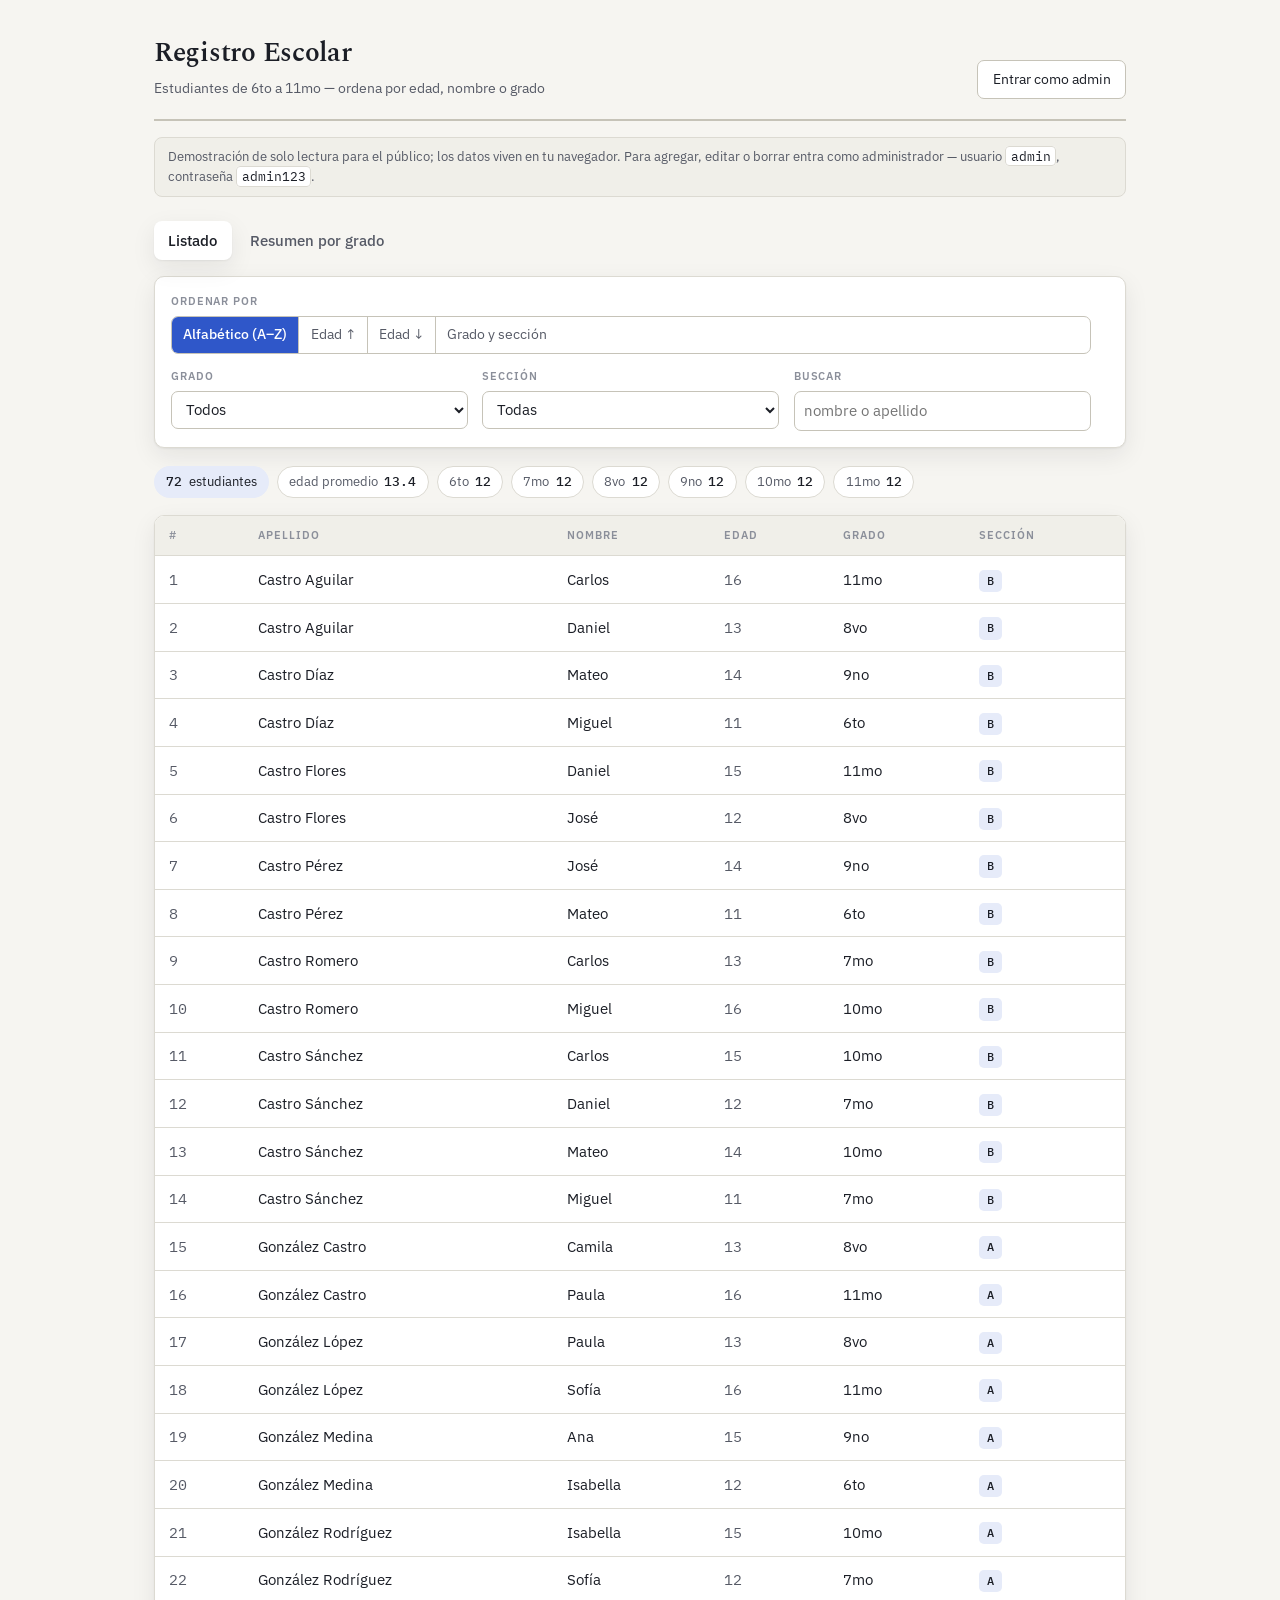
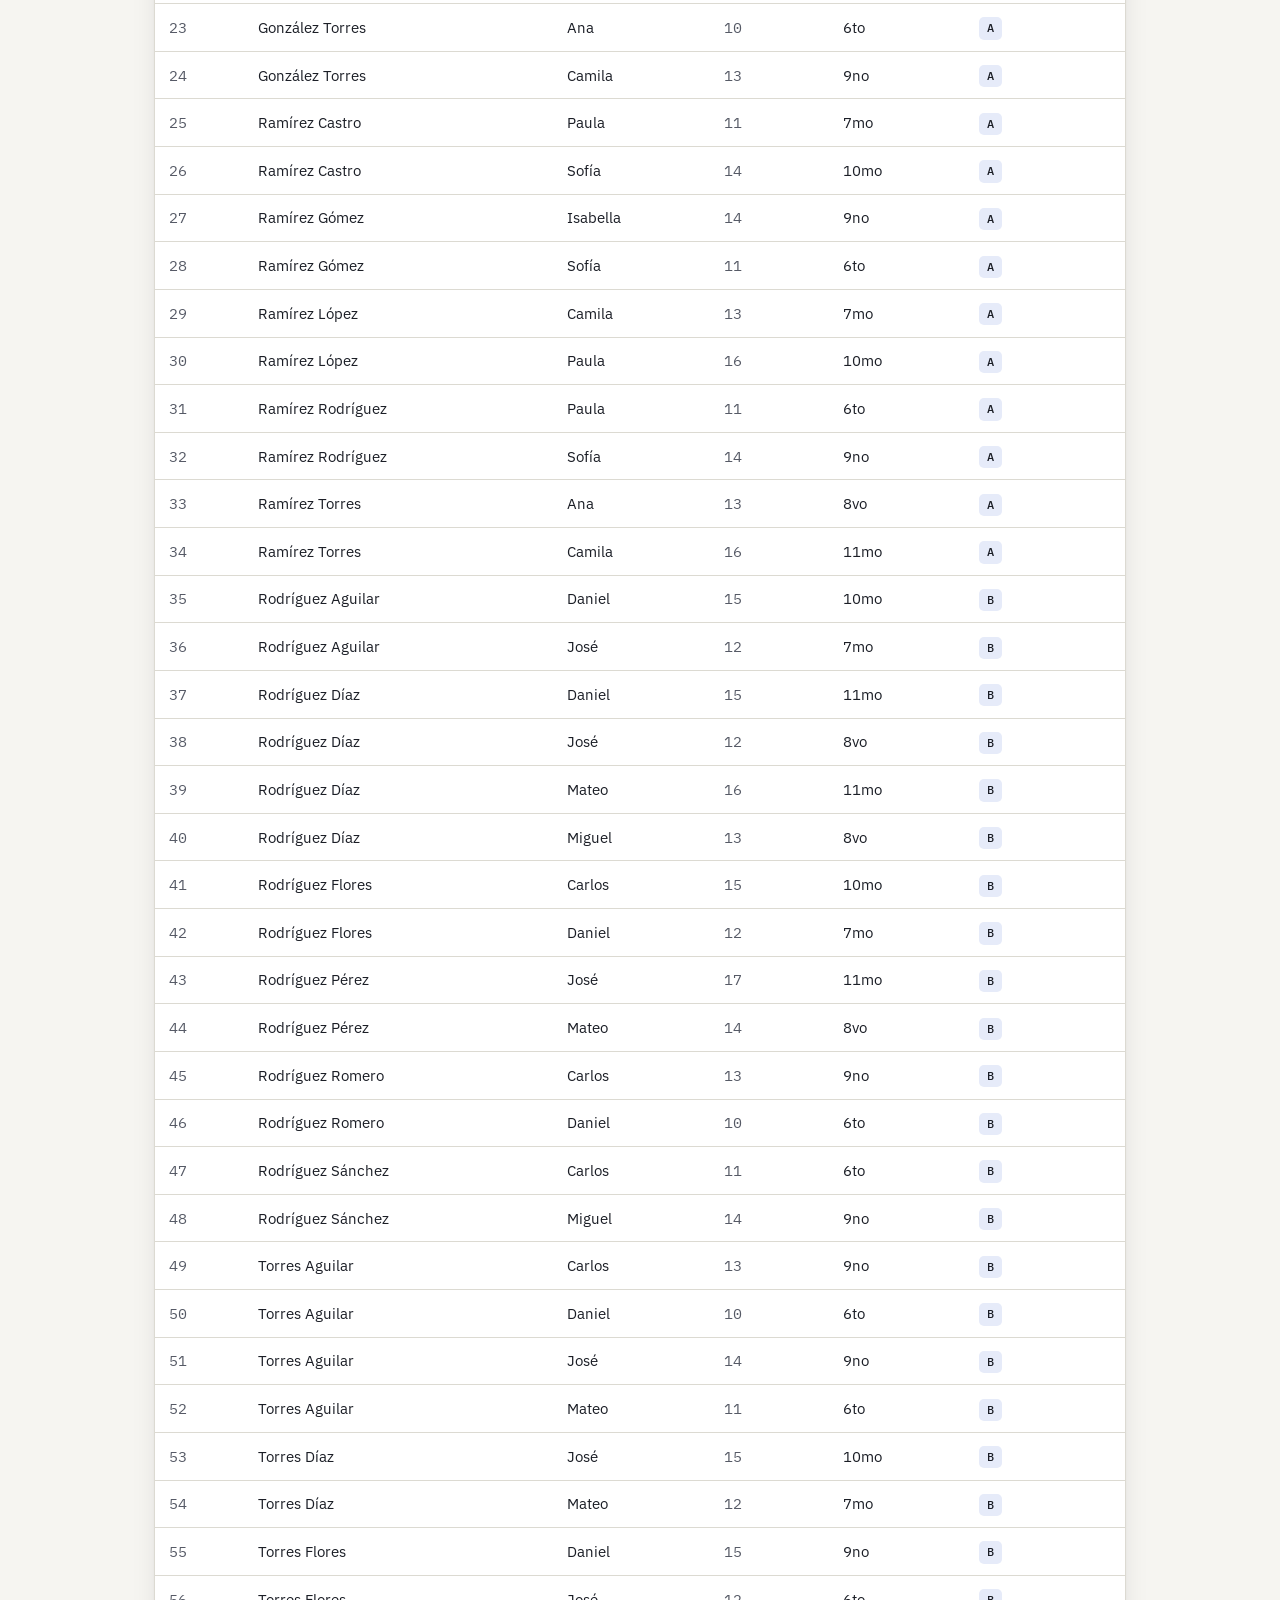
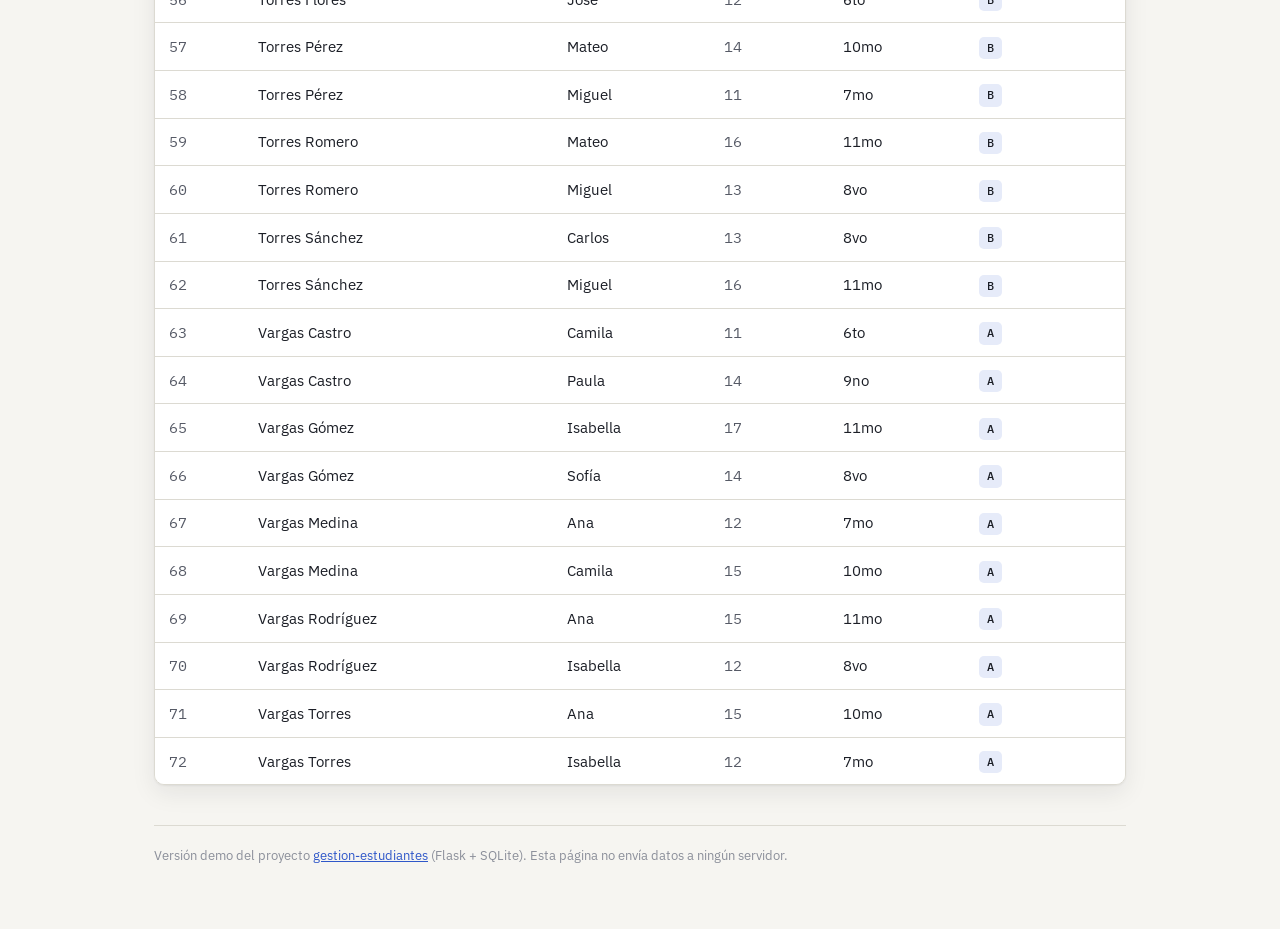
<file: docs/index.html>
<!doctype html>
<html lang="es">
<head>
<meta charset="utf-8">
<meta name="viewport" content="width=device-width, initial-scale=1">
<title>Registro Escolar</title>
<link rel="preconnect" href="https://fonts.googleapis.com">
<link rel="preconnect" href="https://fonts.gstatic.com" crossorigin>
<link rel="stylesheet" href="https://fonts.googleapis.com/css2?family=Spectral:ital,wght@0,400;0,500;0,600;1,400&family=IBM+Plex+Sans:wght@400;500;600&family=IBM+Plex+Mono:wght@400;500&display=swap">

<style>
  :root {
    /* Light — warm paper ground, ink text, institutional blue accent */
    --paper:        #f6f5f1;
    --surface:      #ffffff;
    --surface-2:    #f0efe9;
    --ink:          #1b1e26;
    --ink-soft:     #565a66;
    --ink-faint:    #8b8f9a;
    --line:         #dcdad2;
    --line-strong:  #c6c3b8;
    --accent:       #2f57c9;
    --accent-ink:   #ffffff;
    --accent-soft:  #e6ebf9;
    --good:         #1f7a5c;
    --good-soft:    #e0f0e9;
    --danger:       #b23c3c;
    --danger-soft:  #f6e3e1;
    --shadow:       0 1px 2px rgba(27,30,38,.06), 0 8px 24px rgba(27,30,38,.08);
    --radius:       10px;
  }

  :root:not([data-theme="light"]) {
    @media (prefers-color-scheme: dark) {
      --paper:       #14161c;
      --surface:     #1c1f27;
      --surface-2:   #22262f;
      --ink:         #e9e8e2;
      --ink-soft:    #a6a9b2;
      --ink-faint:   #71757f;
      --line:        #2e323c;
      --line-strong: #3d424e;
      --accent:      #7d9bff;
      --accent-ink:  #10131a;
      --accent-soft: #23293c;
      --good:        #5cc6a0;
      --good-soft:   #1a2b26;
      --danger:      #e0847e;
      --danger-soft: #33211f;
      --shadow:      0 1px 2px rgba(0,0,0,.3), 0 8px 24px rgba(0,0,0,.35);
    }
  }

  :root[data-theme="dark"] {
    --paper:       #14161c;
    --surface:     #1c1f27;
    --surface-2:   #22262f;
    --ink:         #e9e8e2;
    --ink-soft:    #a6a9b2;
    --ink-faint:   #71757f;
    --line:        #2e323c;
    --line-strong: #3d424e;
    --accent:      #7d9bff;
    --accent-ink:  #10131a;
    --accent-soft: #23293c;
    --good:        #5cc6a0;
    --good-soft:   #1a2b26;
    --danger:      #e0847e;
    --danger-soft: #33211f;
    --shadow:      0 1px 2px rgba(0,0,0,.3), 0 8px 24px rgba(0,0,0,.35);
  }

  * { box-sizing: border-box; }

  body {
    margin: 0;
    background: var(--paper);
    color: var(--ink);
    font-family: "IBM Plex Sans", -apple-system, BlinkMacSystemFont, "Segoe UI", sans-serif;
    font-size: 15px;
    line-height: 1.55;
    -webkit-font-smoothing: antialiased;
  }

  .wrap { max-width: 1020px; margin: 0 auto; padding: 2rem 1.5rem 4rem; }

  @media (prefers-reduced-motion: reduce) {
    * { animation-duration: .01ms !important; transition-duration: .01ms !important; }
  }

  /* ---------- Header ---------- */
  header {
    display: flex;
    flex-wrap: wrap;
    align-items: flex-end;
    justify-content: space-between;
    gap: 1rem;
    padding-bottom: 1.25rem;
    border-bottom: 2px solid var(--line-strong);
  }
  .brand h1 {
    font-family: "Spectral", Georgia, serif;
    font-weight: 600;
    font-size: 1.7rem;
    letter-spacing: -0.01em;
    margin: 0;
    text-wrap: balance;
  }
  .brand p {
    margin: .15rem 0 0;
    color: var(--ink-soft);
    font-size: .9rem;
  }
  .session { display: flex; align-items: center; gap: .6rem; font-size: .85rem; }
  .session .who { color: var(--ink-soft); }
  .session .who strong { color: var(--ink); }

  /* ---------- Demo banner ---------- */
  .demo-note {
    margin-top: 1rem;
    padding: .55rem .8rem;
    background: var(--surface-2);
    border: 1px solid var(--line);
    border-radius: 8px;
    font-size: .82rem;
    color: var(--ink-soft);
  }
  .demo-note code {
    font-family: "IBM Plex Mono", monospace;
    background: var(--surface);
    border: 1px solid var(--line);
    border-radius: 4px;
    padding: .05rem .3rem;
    color: var(--ink);
  }

  /* ---------- Tabs ---------- */
  .tabs { display: flex; gap: .25rem; margin: 1.5rem 0 1rem; }
  .tab {
    appearance: none;
    border: none;
    background: none;
    font: inherit;
    font-weight: 500;
    color: var(--ink-soft);
    padding: .5rem .9rem;
    border-radius: 8px;
    cursor: pointer;
  }
  .tab[aria-selected="true"] { background: var(--surface); color: var(--ink); box-shadow: var(--shadow); }
  .tab:hover:not([aria-selected="true"]) { color: var(--ink); }

  /* ---------- Controls ---------- */
  .controls {
    display: grid;
    grid-template-columns: 1fr auto;
    gap: .9rem;
    align-items: end;
    background: var(--surface);
    border: 1px solid var(--line);
    border-radius: var(--radius);
    padding: 1rem;
    box-shadow: var(--shadow);
  }
  .field { display: flex; flex-direction: column; gap: .3rem; }
  .field label {
    font-size: .7rem;
    text-transform: uppercase;
    letter-spacing: .08em;
    color: var(--ink-faint);
    font-weight: 600;
  }
  .filters { display: flex; flex-wrap: wrap; gap: .9rem; }
  .filters .field { flex: 1 1 130px; }

  select, input[type="search"], input[type="text"], input[type="number"], input[type="password"] {
    font: inherit;
    color: var(--ink);
    background: var(--surface);
    border: 1px solid var(--line-strong);
    border-radius: 7px;
    padding: .48rem .6rem;
    width: 100%;
  }
  select:focus-visible, input:focus-visible, button:focus-visible, .tab:focus-visible, .seg button:focus-visible {
    outline: 2px solid var(--accent);
    outline-offset: 2px;
  }

  .seg {
    display: inline-flex;
    border: 1px solid var(--line-strong);
    border-radius: 7px;
    overflow: hidden;
  }
  .seg button {
    appearance: none;
    border: none;
    border-left: 1px solid var(--line-strong);
    background: var(--surface);
    color: var(--ink-soft);
    font: inherit;
    font-size: .85rem;
    padding: .48rem .7rem;
    cursor: pointer;
    white-space: nowrap;
  }
  .seg button:first-child { border-left: none; }
  .seg button[aria-pressed="true"] { background: var(--accent); color: var(--accent-ink); font-weight: 500; }

  button.primary {
    appearance: none;
    font: inherit;
    font-weight: 500;
    background: var(--accent);
    color: var(--accent-ink);
    border: 1px solid var(--accent);
    border-radius: 7px;
    padding: .5rem .9rem;
    cursor: pointer;
    white-space: nowrap;
  }
  button.primary:hover { filter: brightness(1.06); }
  button.ghost {
    appearance: none;
    font: inherit;
    background: var(--surface);
    color: var(--ink);
    border: 1px solid var(--line-strong);
    border-radius: 7px;
    padding: .5rem .9rem;
    cursor: pointer;
  }
  button.ghost:hover { background: var(--surface-2); }
  button.linkish {
    appearance: none; border: none; background: none; font: inherit;
    color: var(--accent); cursor: pointer; padding: 0;
  }
  button.linkish.danger { color: var(--danger); }
  button.linkish:hover { text-decoration: underline; }

  /* ---------- Summary chips ---------- */
  .chips { display: flex; flex-wrap: wrap; gap: .5rem; margin: 1.1rem 0; }
  .chip {
    display: inline-flex; align-items: baseline; gap: .4rem;
    background: var(--surface);
    border: 1px solid var(--line);
    border-radius: 999px;
    padding: .3rem .7rem;
    font-size: .82rem;
    color: var(--ink-soft);
  }
  .chip b {
    font-family: "IBM Plex Mono", monospace;
    color: var(--ink);
    font-weight: 500;
    font-variant-numeric: tabular-nums;
  }
  .chip.lead { background: var(--accent-soft); border-color: transparent; color: var(--ink); }

  /* ---------- Table ---------- */
  .table-scroll { overflow-x: auto; border: 1px solid var(--line); border-radius: var(--radius); box-shadow: var(--shadow); }
  table { width: 100%; border-collapse: collapse; background: var(--surface); }
  th, td { text-align: left; padding: .7rem .9rem; border-bottom: 1px solid var(--line); white-space: nowrap; }
  thead th {
    background: var(--surface-2);
    font-size: .68rem;
    text-transform: uppercase;
    letter-spacing: .09em;
    color: var(--ink-faint);
    font-weight: 600;
    position: sticky; top: 0;
  }
  tbody tr:last-child td { border-bottom: none; }
  tbody tr:hover { background: var(--surface-2); }
  td.num { font-family: "IBM Plex Mono", monospace; font-variant-numeric: tabular-nums; color: var(--ink-soft); }
  .badge {
    display: inline-block;
    font-size: .74rem;
    font-weight: 500;
    padding: .12rem .5rem;
    border-radius: 5px;
    background: var(--accent-soft);
    color: var(--ink);
    font-family: "IBM Plex Mono", monospace;
  }
  td.acciones { display: flex; gap: .8rem; }
  .empty { padding: 2.5rem 1rem; text-align: center; color: var(--ink-faint); }

  /* ---------- Resumen view ---------- */
  .resumen-grid { display: grid; gap: .8rem; }
  .res-row {
    display: grid;
    grid-template-columns: 5.5rem 3rem 1fr 4.5rem;
    align-items: center;
    gap: .8rem;
    background: var(--surface);
    border: 1px solid var(--line);
    border-radius: 8px;
    padding: .7rem .9rem;
    box-shadow: var(--shadow);
  }
  .res-row .g { font-family: "Spectral", serif; font-weight: 600; }
  .res-row .s { font-family: "IBM Plex Mono", monospace; color: var(--ink-soft); font-size: .85rem; }
  .bar-track { background: var(--surface-2); border-radius: 5px; height: 22px; position: relative; overflow: hidden; }
  .bar-fill { background: var(--accent); height: 100%; border-radius: 5px; min-width: 2px; }
  .bar-label {
    position: absolute; right: .5rem; top: 50%; transform: translateY(-50%);
    font-family: "IBM Plex Mono", monospace; font-size: .74rem; color: var(--ink);
  }
  .res-row .avg { font-family: "IBM Plex Mono", monospace; font-variant-numeric: tabular-nums; text-align: right; color: var(--ink-soft); font-size: .88rem; }
  .res-row .avg b { color: var(--ink); font-weight: 500; }

  /* ---------- Modal ---------- */
  .backdrop {
    position: fixed; inset: 0; background: rgba(10,12,16,.5);
    display: flex; align-items: center; justify-content: center; padding: 1rem; z-index: 50;
  }
  .backdrop[hidden] { display: none; }
  .modal {
    background: var(--surface);
    border: 1px solid var(--line-strong);
    border-radius: 14px;
    box-shadow: 0 24px 60px rgba(0,0,0,.28);
    width: 100%; max-width: 420px;
    padding: 1.5rem;
  }
  .modal h2 {
    font-family: "Spectral", serif; font-weight: 600; font-size: 1.25rem;
    margin: 0 0 1rem; text-wrap: balance;
  }
  .modal .grid2 { display: grid; grid-template-columns: 1fr 1fr; gap: .8rem; }
  .modal .field { margin-bottom: .8rem; }
  .modal .actions { display: flex; justify-content: flex-end; gap: .6rem; margin-top: 1.2rem; }
  .form-error {
    background: var(--danger-soft); color: var(--danger);
    border-radius: 7px; padding: .5rem .7rem; font-size: .85rem; margin-bottom: .9rem;
  }
  .form-error[hidden] { display: none; }
  .hint { font-size: .78rem; color: var(--ink-faint); margin: .2rem 0 0; }

  footer {
    margin-top: 2.5rem; padding-top: 1.2rem; border-top: 1px solid var(--line);
    font-size: .8rem; color: var(--ink-faint);
  }
  footer a { color: var(--accent); }

  @media (max-width: 620px) {
    .controls { grid-template-columns: 1fr; }
    .res-row { grid-template-columns: 4.5rem 1fr; grid-template-areas: "g bar" "s avg"; }
    .res-row .bar-wrap { grid-area: bar; } .res-row .avg { grid-area: avg; text-align: left; }
  }
</style>
</head>
<body>
<div class="wrap">
  <header>
    <div class="brand">
      <h1>Registro Escolar</h1>
      <p>Estudiantes de 6to a 11mo &mdash; ordena por edad, nombre o grado</p>
    </div>
    <div class="session" id="session"></div>
  </header>

  <div class="demo-note">
    Demostración de solo lectura para el público; los datos viven en tu navegador.
    Para agregar, editar o borrar entra como administrador &mdash;
    usuario <code>admin</code>, contraseña <code>admin123</code>.
  </div>

  <div class="tabs" role="tablist">
    <button class="tab" role="tab" id="tab-listado" aria-selected="true">Listado</button>
    <button class="tab" role="tab" id="tab-resumen" aria-selected="false">Resumen por grado</button>
  </div>

  <!-- ================= LISTADO ================= -->
  <section id="vista-listado">
    <div class="controls">
      <div class="filters">
        <div class="field" style="flex-basis:100%">
          <label>Ordenar por</label>
          <div class="seg" id="seg-orden" role="group" aria-label="Orden">
            <button data-orden="alfabetico" aria-pressed="true">Alfabético (A&ndash;Z)</button>
            <button data-orden="edad" aria-pressed="false">Edad &uarr;</button>
            <button data-orden="edad_desc" aria-pressed="false">Edad &darr;</button>
            <button data-orden="grado" aria-pressed="false">Grado y sección</button>
          </div>
        </div>
        <div class="field">
          <label for="f-grado">Grado</label>
          <select id="f-grado"><option value="">Todos</option></select>
        </div>
        <div class="field">
          <label for="f-seccion">Sección</label>
          <select id="f-seccion"><option value="">Todas</option></select>
        </div>
        <div class="field">
          <label for="f-buscar">Buscar</label>
          <input type="search" id="f-buscar" placeholder="nombre o apellido">
        </div>
      </div>
      <div class="field">
        <label>&nbsp;</label>
        <button class="primary" id="btn-nuevo" hidden>+ Nuevo estudiante</button>
      </div>
    </div>

    <div class="chips" id="chips"></div>

    <div class="table-scroll">
      <table>
        <thead>
          <tr>
            <th>#</th><th>Apellido</th><th>Nombre</th><th>Edad</th>
            <th>Grado</th><th>Sección</th><th id="col-acc" hidden>Acciones</th>
          </tr>
        </thead>
        <tbody id="tbody"></tbody>
      </table>
      <div class="empty" id="empty" hidden>Ningún estudiante coincide con el filtro.</div>
    </div>
  </section>

  <!-- ================= RESUMEN ================= -->
  <section id="vista-resumen" hidden>
    <div class="chips" id="chips-res"></div>
    <div class="resumen-grid" id="resumen-grid"></div>
  </section>

  <footer>
    Versión demo del proyecto
    <a href="https://github.com/modarox28/gestion-estudiantes" target="_blank" rel="noopener">gestion-estudiantes</a>
    (Flask + SQLite). Esta página no envía datos a ningún servidor.
  </footer>
</div>

<!-- Modal estudiante -->
<div class="backdrop" id="bd-est" hidden>
  <form class="modal" id="form-est">
    <h2 id="form-est-titulo">Nuevo estudiante</h2>
    <div class="form-error" id="form-est-error" hidden></div>
    <div class="grid2">
      <div class="field"><label for="i-nombre">Nombre</label><input type="text" id="i-nombre" required></div>
      <div class="field"><label for="i-apellido">Apellido</label><input type="text" id="i-apellido" required></div>
    </div>
    <div class="grid2">
      <div class="field"><label for="i-edad">Edad</label><input type="number" id="i-edad" min="1" max="99" required></div>
      <div class="field"><label for="i-seccion">Sección</label><input type="text" id="i-seccion" maxlength="3" placeholder="A" required></div>
    </div>
    <div class="field">
      <label for="i-grado">Grado</label>
      <select id="i-grado" required></select>
    </div>
    <div class="actions">
      <button type="button" class="ghost" data-close>Cancelar</button>
      <button type="submit" class="primary">Guardar</button>
    </div>
  </form>
</div>

<!-- Modal login -->
<div class="backdrop" id="bd-login" hidden>
  <form class="modal" id="form-login">
    <h2>Acceso de administrador</h2>
    <div class="form-error" id="form-login-error" hidden></div>
    <div class="field"><label for="i-user">Usuario</label><input type="text" id="i-user" autocomplete="username" required></div>
    <div class="field"><label for="i-pass">Contraseña</label><input type="password" id="i-pass" autocomplete="current-password" required></div>
    <p class="hint">Demo: <b>admin</b> / <b>admin123</b></p>
    <div class="actions">
      <button type="button" class="ghost" data-close>Cancelar</button>
      <button type="submit" class="primary">Entrar</button>
    </div>
  </form>
</div>

<script>
(function () {
  "use strict";

  var GRADOS = ["6to", "7mo", "8vo", "9no", "10mo", "11mo"];
  var GRADO_IDX = {}; GRADOS.forEach(function (g, i) { GRADO_IDX[g] = i; });
  var SECCIONES = ["A", "B"];
  var ADMIN = { usuario: "admin", password: "admin123" };
  var LS_DATOS = "registro-escolar-demo:v1";
  var LS_ADMIN = "registro-escolar-demo:admin";

  // ---------- Datos de ejemplo (deterministas) ----------
  function seed() {
    var nombres = ["Ana", "Luis", "María", "Carlos", "Sofía", "Diego", "Valentina",
      "José", "Camila", "Andrés", "Lucía", "Miguel", "Isabella", "Javier",
      "Gabriela", "Daniel", "Paula", "Sebastián", "Antonella", "Mateo"];
    var apellidos = ["González", "Rodríguez", "Pérez", "Martínez", "López",
      "Sánchez", "Ramírez", "Torres", "Flores", "Rivera", "Gómez", "Díaz",
      "Vargas", "Castro", "Romero", "Herrera", "Medina", "Aguilar"];
    var edadBase = { "6to": 11, "7mo": 12, "8vo": 13, "9no": 14, "10mo": 15, "11mo": 16 };
    var out = [], id = 1, k = 0;
    GRADOS.forEach(function (g) {
      SECCIONES.forEach(function (s) {
        var n = 5 + (k % 3);           // 5..7 por sección
        for (var j = 0; j < n; j++) {
          out.push({
            id: id++,
            nombre: nombres[(k * 3 + j) % nombres.length],
            apellido: apellidos[(k * 5 + j) % apellidos.length] + " " +
                      apellidos[(k * 2 + j + 7) % apellidos.length],
            edad: edadBase[g] + [(-1), 0, 0, 1, 0][j % 5],
            grado: g,
            seccion: s
          });
          k++;
        }
      });
    });
    return out;
  }

  // ---------- Estado ----------
  var datos = load();
  var esAdmin = loadAdmin();
  var estado = { orden: "alfabetico", grado: "", seccion: "", buscar: "", vista: "listado" };
  var editandoId = null;

  function load() {
    try {
      var raw = localStorage.getItem(LS_DATOS);
      if (raw) { var p = JSON.parse(raw); if (Array.isArray(p) && p.length) return p; }
    } catch (e) {}
    var s = seed();
    save(s);
    return s;
  }
  function save(arr) {
    try { localStorage.setItem(LS_DATOS, JSON.stringify(arr || datos)); } catch (e) {}
  }
  function loadAdmin() {
    try { return localStorage.getItem(LS_ADMIN) === "1"; } catch (e) { return false; }
  }
  function saveAdmin(v) {
    try { v ? localStorage.setItem(LS_ADMIN, "1") : localStorage.removeItem(LS_ADMIN); } catch (e) {}
  }
  function nextId() {
    return datos.reduce(function (m, e) { return Math.max(m, e.id); }, 0) + 1;
  }

  // ---------- Consultas ----------
  function filtrados() {
    var q = estado.buscar.trim().toLowerCase();
    return datos.filter(function (e) {
      if (estado.grado && e.grado !== estado.grado) return false;
      if (estado.seccion && e.seccion !== estado.seccion) return false;
      if (q && (e.nombre + " " + e.apellido).toLowerCase().indexOf(q) === -1) return false;
      return true;
    });
  }
  function ordenar(lista) {
    var arr = lista.slice();
    var col = new Intl.Collator("es", { sensitivity: "base" });
    arr.sort(function (a, b) {
      switch (estado.orden) {
        case "edad":      return a.edad - b.edad || col.compare(a.apellido, b.apellido);
        case "edad_desc": return b.edad - a.edad || col.compare(a.apellido, b.apellido);
        case "grado":
          return (GRADO_IDX[a.grado] - GRADO_IDX[b.grado]) ||
                 col.compare(a.seccion, b.seccion) ||
                 col.compare(a.apellido, b.apellido);
        default:
          return col.compare(a.apellido, b.apellido) || col.compare(a.nombre, b.nombre);
      }
    });
    return arr;
  }

  // ---------- Render ----------
  var $ = function (s) { return document.querySelector(s); };
  var tbody = $("#tbody");

  function esc(s) {
    return String(s).replace(/[&<>"']/g, function (c) {
      return { "&": "&amp;", "<": "&lt;", ">": "&gt;", '"': "&quot;", "'": "&#39;" }[c];
    });
  }

  function render() {
    // selects de filtro
    fillSelect($("#f-grado"), GRADOS, estado.grado, "Todos");
    var secc = Array.from(new Set(datos.map(function (e) { return e.seccion; }))).sort();
    fillSelect($("#f-seccion"), secc, estado.seccion, "Todas");
    fillSelect($("#i-grado"), GRADOS, null, null);

    $("#f-buscar").value = estado.buscar;
    Array.prototype.forEach.call($("#seg-orden").children, function (b) {
      b.setAttribute("aria-pressed", b.dataset.orden === estado.orden ? "true" : "false");
    });

    // sesión
    var ses = $("#session");
    if (esAdmin) {
      ses.innerHTML = '<span class="who">Sesión: <strong>administrador</strong></span>' +
        '<button class="ghost" id="btn-logout">Cerrar sesión</button>';
      $("#btn-logout").onclick = function () { esAdmin = false; saveAdmin(false); render(); };
    } else {
      ses.innerHTML = '<button class="ghost" id="btn-login">Entrar como admin</button>';
      $("#btn-login").onclick = openLogin;
    }
    $("#btn-nuevo").hidden = !esAdmin;
    $("#col-acc").hidden = !esAdmin;

    // tabs
    $("#tab-listado").setAttribute("aria-selected", estado.vista === "listado");
    $("#tab-resumen").setAttribute("aria-selected", estado.vista === "resumen");
    $("#vista-listado").hidden = estado.vista !== "listado";
    $("#vista-resumen").hidden = estado.vista !== "resumen";

    estado.vista === "resumen" ? renderResumen() : renderListado();
  }

  function fillSelect(sel, valores, seleccionado, etiquetaVacia) {
    var actual = seleccionado != null ? seleccionado : sel.value;
    sel.innerHTML = "";
    if (etiquetaVacia != null) sel.add(new Option(etiquetaVacia, ""));
    valores.forEach(function (v) { sel.add(new Option(v, v)); });
    sel.value = actual;
  }

  function renderListado() {
    var lista = ordenar(filtrados());
    tbody.innerHTML = lista.map(function (e, i) {
      var acc = esAdmin
        ? '<td class="acciones">' +
            '<button class="linkish" data-edit="' + e.id + '">Editar</button>' +
            '<button class="linkish danger" data-del="' + e.id + '">Borrar</button></td>'
        : "";
      return "<tr>" +
        '<td class="num">' + (i + 1) + "</td>" +
        "<td>" + esc(e.apellido) + "</td>" +
        "<td>" + esc(e.nombre) + "</td>" +
        '<td class="num">' + e.edad + "</td>" +
        "<td>" + esc(e.grado) + "</td>" +
        '<td><span class="badge">' + esc(e.seccion) + "</span></td>" +
        acc + "</tr>";
    }).join("");
    $("#empty").hidden = lista.length !== 0;

    var total = lista.length;
    var prom = total ? (lista.reduce(function (s, e) { return s + e.edad; }, 0) / total) : 0;
    var chips = $("#chips");
    chips.innerHTML =
      '<span class="chip lead"><b>' + total + "</b> estudiante" + (total === 1 ? "" : "s") + "</span>" +
      (total ? '<span class="chip">edad promedio <b>' + prom.toFixed(1) + "</b></span>" : "") +
      GRADOS.map(function (g) {
        var c = lista.filter(function (e) { return e.grado === g; }).length;
        return c ? '<span class="chip">' + g + " <b>" + c + "</b></span>" : "";
      }).join("");
  }

  function renderResumen() {
    var grupos = {};
    datos.forEach(function (e) {
      var key = e.grado + "|" + e.seccion;
      (grupos[key] = grupos[key] || []).push(e);
    });
    var filas = Object.keys(grupos).map(function (k) {
      var p = k.split("|"), arr = grupos[k];
      return {
        grado: p[0], seccion: p[1], total: arr.length,
        promedio: arr.reduce(function (s, e) { return s + e.edad; }, 0) / arr.length
      };
    }).sort(function (a, b) {
      return (GRADO_IDX[a.grado] - GRADO_IDX[b.grado]) || a.seccion.localeCompare(b.seccion);
    });

    var max = filas.reduce(function (m, f) { return Math.max(m, f.total); }, 1);
    $("#resumen-grid").innerHTML = filas.map(function (f) {
      var pct = Math.round((f.total / max) * 100);
      return '<div class="res-row">' +
        '<div class="g">' + f.grado + "</div>" +
        '<div class="s">' + f.seccion + "</div>" +
        '<div class="bar-wrap"><div class="bar-track">' +
          '<div class="bar-fill" style="width:' + pct + '%"></div>' +
          '<span class="bar-label">' + f.total + "</span>" +
        "</div></div>" +
        '<div class="avg">x&#772; <b>' + f.promedio.toFixed(1) + "</b></div>" +
      "</div>";
    }).join("");

    var total = datos.length;
    var prom = total ? datos.reduce(function (s, e) { return s + e.edad; }, 0) / total : 0;
    $("#chips-res").innerHTML =
      '<span class="chip lead"><b>' + total + "</b> estudiantes en total</span>" +
      '<span class="chip">' + filas.length + " grupos</span>" +
      '<span class="chip">edad promedio general <b>' + prom.toFixed(1) + "</b></span>";
  }

  // ---------- Eventos ----------
  $("#seg-orden").addEventListener("click", function (ev) {
    var b = ev.target.closest("button[data-orden]");
    if (b) { estado.orden = b.dataset.orden; render(); }
  });
  $("#f-grado").addEventListener("change", function () { estado.grado = this.value; render(); });
  $("#f-seccion").addEventListener("change", function () { estado.seccion = this.value; render(); });
  $("#f-buscar").addEventListener("input", function () { estado.buscar = this.value; renderListado(); });

  $("#tab-listado").addEventListener("click", function () { estado.vista = "listado"; render(); });
  $("#tab-resumen").addEventListener("click", function () { estado.vista = "resumen"; render(); });

  tbody.addEventListener("click", function (ev) {
    var ed = ev.target.closest("button[data-edit]");
    var dl = ev.target.closest("button[data-del]");
    if (ed) openEst(Number(ed.dataset.edit));
    if (dl) borrar(Number(dl.dataset.del));
  });

  $("#btn-nuevo").addEventListener("click", function () { openEst(null); });

  // ---------- Modal estudiante ----------
  function openEst(id) {
    if (!esAdmin) return;
    editandoId = id;
    var e = id != null ? datos.find(function (x) { return x.id === id; }) : null;
    $("#form-est-titulo").textContent = e ? "Editar estudiante" : "Nuevo estudiante";
    $("#i-nombre").value = e ? e.nombre : "";
    $("#i-apellido").value = e ? e.apellido : "";
    $("#i-edad").value = e ? e.edad : "";
    $("#i-seccion").value = e ? e.seccion : "";
    $("#i-grado").value = e ? e.grado : GRADOS[0];
    hide($("#form-est-error"));
    show($("#bd-est"));
    $("#i-nombre").focus();
  }

  $("#form-est").addEventListener("submit", function (ev) {
    ev.preventDefault();
    var nombre = $("#i-nombre").value.trim();
    var apellido = $("#i-apellido").value.trim();
    var edad = parseInt($("#i-edad").value, 10);
    var grado = $("#i-grado").value;
    var seccion = $("#i-seccion").value.trim().toUpperCase();
    var err = null;
    if (!nombre || !apellido) err = "El nombre y el apellido son obligatorios.";
    else if (!(edad >= 1 && edad <= 99)) err = "La edad debe estar entre 1 y 99.";
    else if (GRADOS.indexOf(grado) === -1) err = "Selecciona un grado válido.";
    else if (!seccion || seccion.length > 3) err = "La sección es obligatoria (ej: A, B).";
    if (err) { var box = $("#form-est-error"); box.textContent = err; show(box); return; }

    if (editandoId != null) {
      var e = datos.find(function (x) { return x.id === editandoId; });
      Object.assign(e, { nombre: nombre, apellido: apellido, edad: edad, grado: grado, seccion: seccion });
    } else {
      datos.push({ id: nextId(), nombre: nombre, apellido: apellido, edad: edad, grado: grado, seccion: seccion });
    }
    save();
    hide($("#bd-est"));
    render();
  });

  function borrar(id) {
    if (!esAdmin) return;
    var e = datos.find(function (x) { return x.id === id; });
    if (!e) return;
    if (!confirm("¿Eliminar a " + e.nombre + " " + e.apellido + "?")) return;
    datos = datos.filter(function (x) { return x.id !== id; });
    save();
    render();
  }

  // ---------- Modal login ----------
  function openLogin() {
    $("#i-user").value = ""; $("#i-pass").value = "";
    hide($("#form-login-error"));
    show($("#bd-login"));
    $("#i-user").focus();
  }
  $("#form-login").addEventListener("submit", function (ev) {
    ev.preventDefault();
    var u = $("#i-user").value, p = $("#i-pass").value;
    if (u === ADMIN.usuario && p === ADMIN.password) {
      esAdmin = true; saveAdmin(true);
      hide($("#bd-login"));
      render();
    } else {
      var box = $("#form-login-error");
      box.textContent = "Usuario o contraseña incorrectos.";
      show(box);
    }
  });

  // ---------- Utilidades de modal ----------
  function show(el) { el.hidden = false; }
  function hide(el) { el.hidden = true; }
  document.querySelectorAll("[data-close]").forEach(function (b) {
    b.addEventListener("click", function () { hide(b.closest(".backdrop")); });
  });
  document.querySelectorAll(".backdrop").forEach(function (bd) {
    bd.addEventListener("click", function (ev) { if (ev.target === bd) hide(bd); });
  });
  document.addEventListener("keydown", function (ev) {
    if (ev.key === "Escape") document.querySelectorAll(".backdrop").forEach(hide);
  });

  render();
})();
</script>
</body>
</html>
</file>
